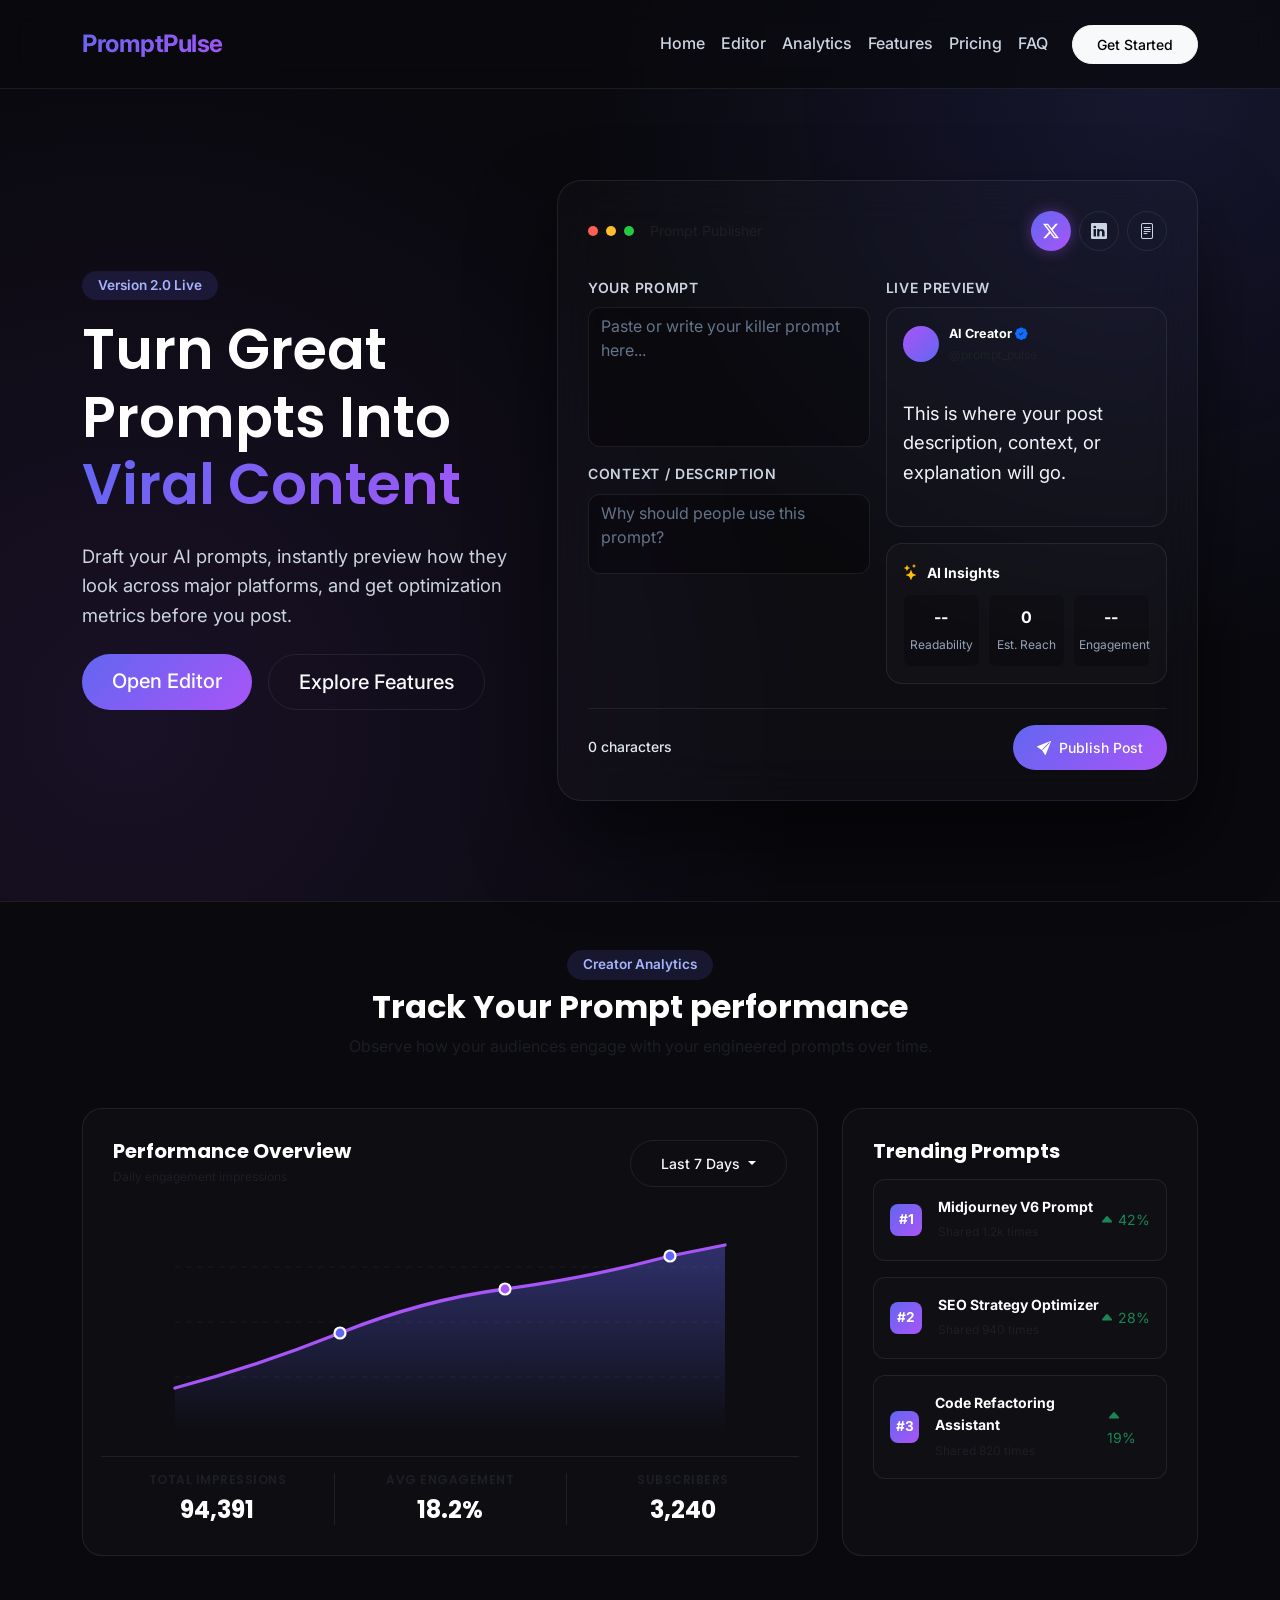
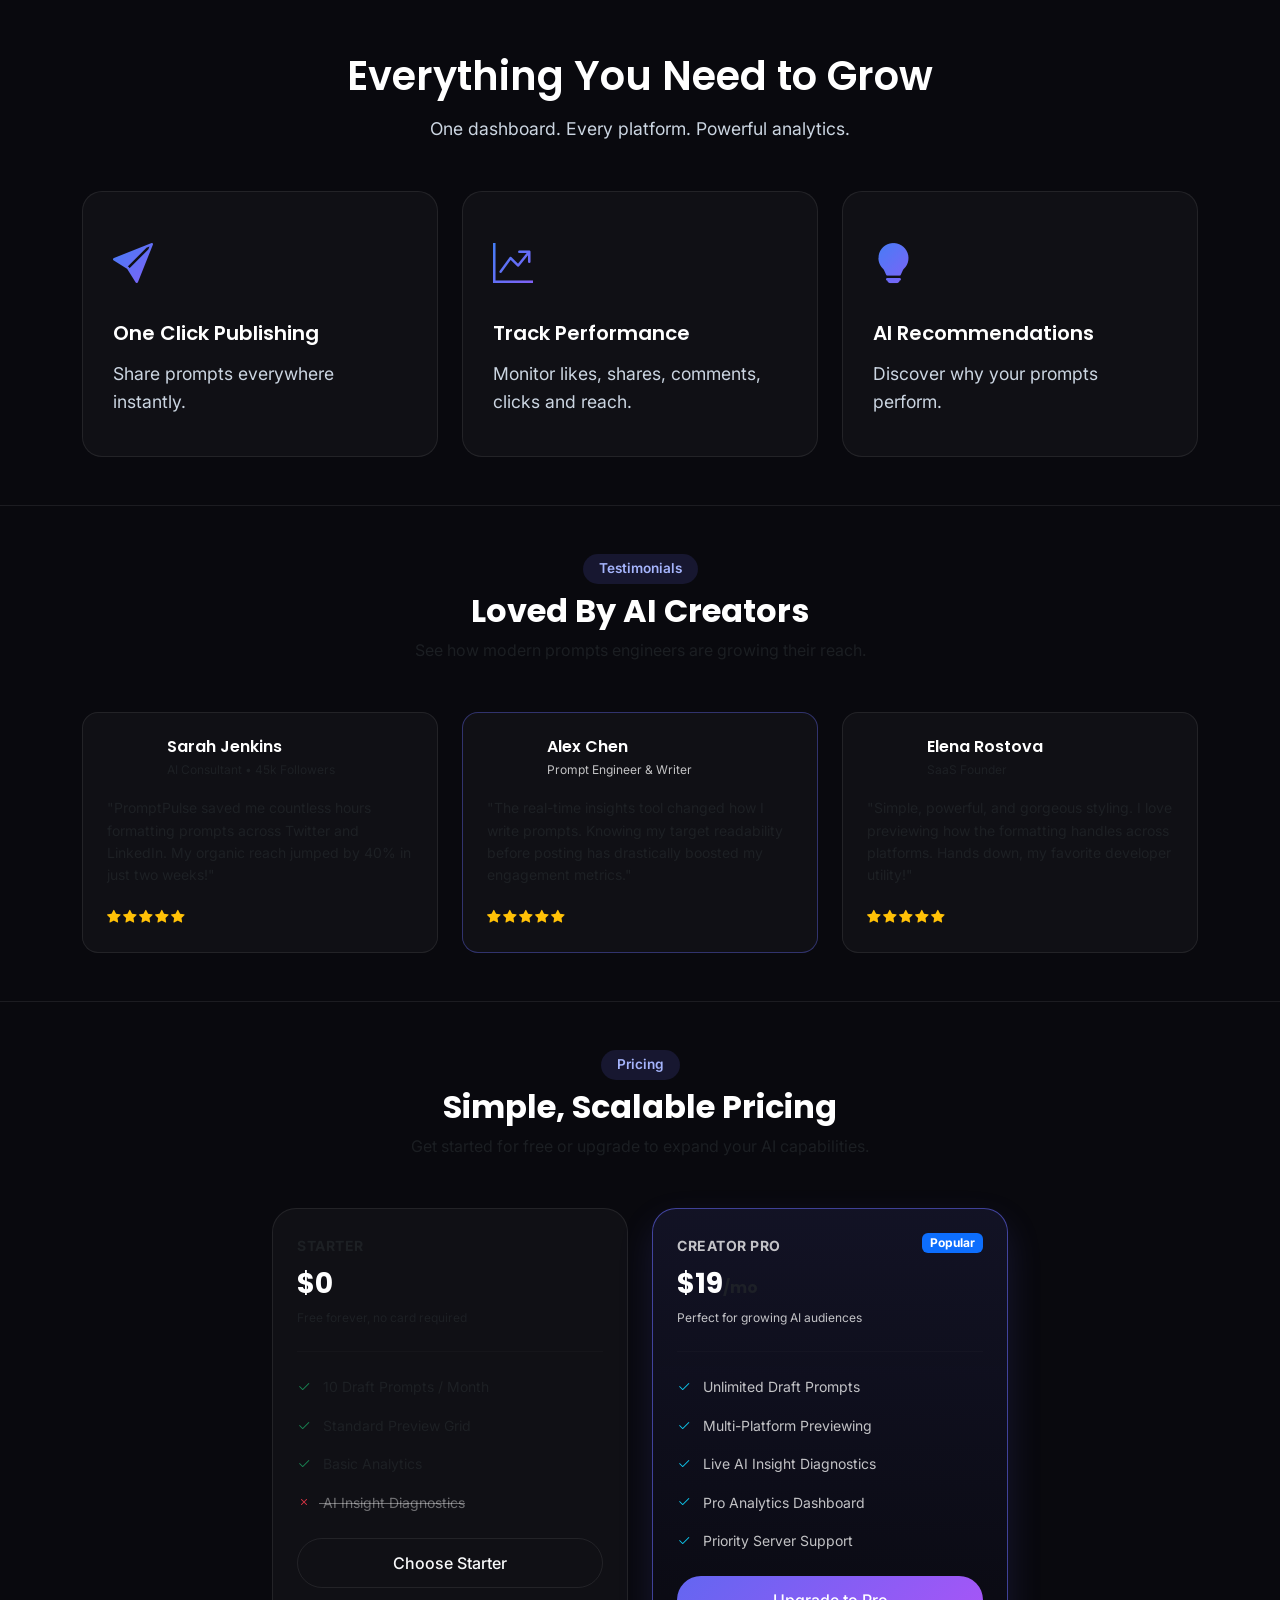
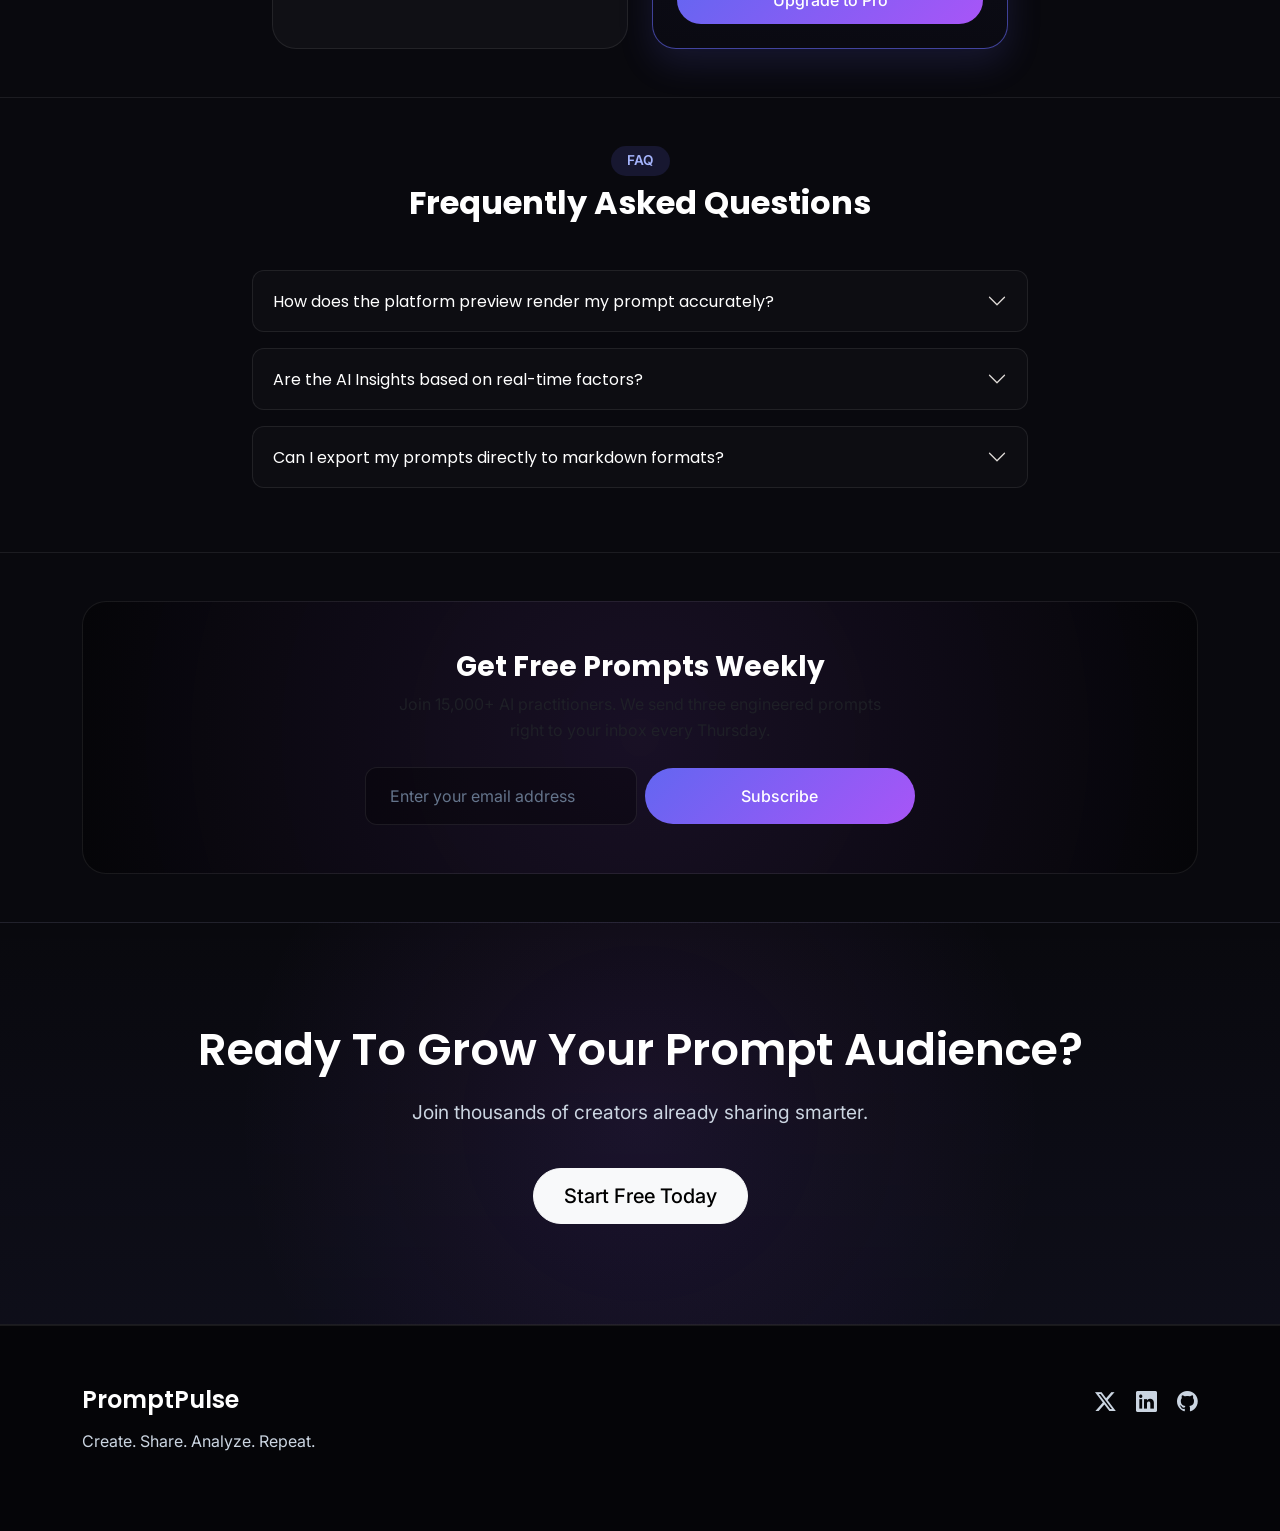
<file: index.html>
<!DOCTYPE html>
<html lang="en">

<head>

    <meta charset="UTF-8">
    <meta
        name="viewport"
        content="width=device-width, initial-scale=1.0">

    <title>PromptPulse</title>

    <!-- Bootstrap -->

    <link
        href="https://cdn.jsdelivr.net/npm/bootstrap@5.3.3/dist/css/bootstrap.min.css"
        rel="stylesheet">

    <!-- Bootstrap Icons -->

    <link
        rel="stylesheet"
        href="https://cdn.jsdelivr.net/npm/bootstrap-icons@1.11.3/font/bootstrap-icons.min.css">

    <!-- Google Fonts -->

    <link
        href="https://fonts.googleapis.com/css2?family=Poppins:wght@300;400;500;600;700&family=Inter:wght@300;400;500;600&display=swap"
        rel="stylesheet">

    <link
        rel="stylesheet"
        href="css/style.css">

</head>

<body>


<!--================ NAVBAR =================-->
<nav class="navbar navbar-expand-lg navbar-dark fixed-top glass-nav">
    <div class="container">
        <a class="navbar-brand fw-bold" href="#">PromptPulse</a>
        <button class="navbar-toggler" type="button" data-bs-toggle="collapse" data-bs-target="#menu">
            <span class="navbar-toggler-icon"></span>
        </button>
        <div class="collapse navbar-collapse" id="menu">
            <ul class="navbar-nav ms-auto align-items-center">
                <li class="nav-item"><a class="nav-link" href="#">Home</a></li>
                <li class="nav-item"><a class="nav-link" href="#workspace">Editor</a></li>
                <li class="nav-item"><a class="nav-link" href="#analytics">Analytics</a></li>
                <li class="nav-item"><a class="nav-link" href="#features">Features</a></li>
                <li class="nav-item"><a class="nav-link" href="#pricing">Pricing</a></li>
                <li class="nav-item"><a class="nav-link" href="#faq">FAQ</a></li>
                <li class="nav-item">
                    <a href="#workspace" class="btn btn-light rounded-pill ms-lg-3 px-4 py-2 mt-2 mt-lg-0 btn-sm">
                        Get Started
                    </a>
                </li>
            </ul>
        </div>
    </div>
</nav>

<!--================ HERO =================-->

<section class="hero">
    <div class="container">
        <div class="row align-items-center">
            <div class="col-lg-5 mb-5 mb-lg-0">
                <span class="badge bg-primary-soft text-primary-light mb-3 px-3 py-2 rounded-pill">Version 2.0 Live</span>
                <h1>Turn Great Prompts Into <span>Viral Content</span></h1>
                <p class="mb-4">
                    Draft your AI prompts, instantly preview how they look across major platforms, and get optimization metrics before you post.
                </p>
                <div class="d-flex gap-3">
                    <a href="#workspace" class="btn btn-primary btn-lg">Open Editor</a>
                    <a href="#features" class="btn btn-outline-light btn-lg">Explore Features</a>
                </div>
            </div>
            
            <div class="col-lg-7" id="workspace">
                <div class="workspace-card">
                    <div class="workspace-header d-flex justify-content-between align-items-center mb-4">
                        <div class="d-flex align-items-center gap-2">
                            <span class="dot red"></span>
                            <span class="dot yellow"></span>
                            <span class="dot green"></span>
                            <span class="ms-2 text-muted small">Prompt Publisher</span>
                        </div>
                        <div class="platform-selector d-flex gap-2" role="group">
                            <button class="btn btn-platform active" data-platform="x">
                                <i class="bi bi-twitter-x"></i>
                            </button>
                            <button class="btn btn-platform" data-platform="linkedin">
                                <i class="bi bi-linkedin"></i>
                            </button>
                            <button class="btn btn-platform" data-platform="medium">
                                <i class="bi bi-file-text"></i>
                            </button>
                        </div>
                    </div>

                    <div class="row g-3">
                        <div class="col-md-6">
                            <label class="form-label text-muted small fw-bold uppercase">Your Prompt</label>
                            <textarea id="promptInput" class="form-control workspace-textarea" placeholder="Paste or write your killer prompt here..."></textarea>
                            
                            <label class="form-label text-muted small fw-bold uppercase mt-3">Context / Description</label>
                            <textarea id="descInput" class="form-control workspace-textarea-sm" placeholder="Why should people use this prompt?"></textarea>
                        </div>

                        <div class="col-md-6 d-flex flex-column justify-content-between">
                            <div>
                                <label class="form-label text-muted small fw-bold uppercase">Live Preview</label>
                                <div class="preview-container p-3 mb-3" id="previewContainer">
                                    </div>
                            </div>

                            <div class="insight-panel p-3">
                                <div class="d-flex align-items-center gap-2 mb-2">
                                    <i class="bi bi-stars text-warning animate-pulse"></i>
                                    <span class="fw-bold small">AI Insights</span>
                                </div>
                                <div class="row g-2 text-center">
                                    <div class="col-4">
                                        <div class="insight-stat">
                                            <span class="d-block fw-bold text-success" id="statReadability">A+</span>
                                            <span class="text-muted extra-small">Readability</span>
                                        </div>
                                    </div>
                                    <div class="col-4">
                                        <div class="insight-stat">
                                            <span class="d-block fw-bold text-info" id="statReach">8.5k</span>
                                            <span class="text-muted extra-small">Est. Reach</span>
                                        </div>
                                    </div>
                                    <div class="col-4">
                                        <div class="insight-stat">
                                            <span class="d-block fw-bold text-warning" id="statEngagement">High</span>
                                            <span class="text-muted extra-small">Engagement</span>
                                        </div>
                                    </div>
                                </div>
                            </div>
                        </div>
                    </div>
                    
                    <div class="workspace-footer d-flex justify-content-between align-items-center mt-4 pt-3 border-top border-glass">
                        <span class="text-muted small" id="charCounter">0 characters</span>
                        <button class="btn btn-primary btn-sm px-4" id="publishBtn">
                            <i class="bi bi-send-fill me-2"></i>Publish Post
                        </button>
                    </div>
                </div>
            </div>
        </div>
    </div>
</section>
<section class="py-5 border-top border-glass" id="analytics">
    <div class="container">
        <div class="text-center mb-5">
            <span class="badge bg-primary-soft text-primary-light mb-2 px-3 py-2 rounded-pill">Creator Analytics</span>
            <h2 class="fw-bold">Track Your Prompt performance</h2>
            <p class="text-muted">Observe how your audiences engage with your engineered prompts over time.</p>
        </div>

        <div class="row g-4">
            <div class="col-lg-8">
                <div class="analytics-card h-100">
                    <div class="d-flex justify-content-between align-items-center mb-4">
                        <div>
                            <h5 class="m-0 fw-bold text-white">Performance Overview</h5>
                            <span class="text-muted extra-small">Daily engagement impressions</span>
                        </div>
                        <div class="dropdown">
                            <button class="btn btn-outline-light btn-sm dropdown-toggle" type="button" data-bs-toggle="dropdown">
                                Last 7 Days
                            </button>
                            <ul class="dropdown-menu dropdown-menu-dark">
                                <li><a class="dropdown-item" href="#">Last 7 Days</a></li>
                                <li><a class="dropdown-item" href="#">Last 30 Days</a></li>
                                <li><a class="dropdown-item" href="#">All Time</a></li>
                            </ul>
                        </div>
                    </div>
                    
                    <div class="chart-container mb-4">
                        <svg viewBox="0 0 500 200" class="w-100 h-100">
                            <defs>
                                <linearGradient id="chartGradient" x1="0" y1="0" x2="0" y2="1">
                                    <stop offset="0%" stop-color="#6366f1" stop-opacity="0.4"/>
                                    <stop offset="100%" stop-color="#6366f1" stop-opacity="0.0"/>
                                </linearGradient>
                            </defs>
                            <line x1="0" y1="50" x2="500" y2="50" stroke="rgba(255,255,255,0.05)" stroke-dasharray="5"/>
                            <line x1="0" y1="100" x2="500" y2="100" stroke="rgba(255,255,255,0.05)" stroke-dasharray="5"/>
                            <line x1="0" y1="150" x2="500" y2="150" stroke="rgba(255,255,255,0.05)" stroke-dasharray="5"/>
                            
                            <path d="M 0 160 Q 75 140, 150 110 T 300 70 T 450 40 L 500 30 L 500 200 L 0 200 Z" fill="url(#chartGradient)"/>
                            <path d="M 0 160 Q 75 140, 150 110 T 300 70 T 450 40 L 500 30" fill="transparent" stroke="#a855f7" stroke-width="3" stroke-linecap="round"/>
                            <circle cx="150" cy="110" r="5" fill="#6366f1" stroke="#ffffff" stroke-width="2"/>
                            <circle cx="300" cy="70" r="5" fill="#a855f7" stroke="#ffffff" stroke-width="2"/>
                            <circle cx="450" cy="40" r="5" fill="#6366f1" stroke="#ffffff" stroke-width="2"/>
                        </svg>
                    </div>

                    <div class="row text-center mt-3 border-top border-glass pt-3">
                        <div class="col-4">
                            <h6 class="text-muted extra-small uppercase">Total Impressions</h6>
                            <h4 class="fw-bold text-white mb-0 counter" data-target="142800">142.8K</h4>
                        </div>
                        <div class="col-4 border-start border-glass">
                            <h6 class="text-muted extra-small uppercase">Avg Engagement</h6>
                            <h4 class="fw-bold text-white mb-0 counter" data-target="84">8.4%</h4>
                        </div>
                        <div class="col-4 border-start border-glass">
                            <h6 class="text-muted extra-small uppercase">Subscribers</h6>
                            <h4 class="fw-bold text-white mb-0 counter" data-target="3240">3,240</h4>
                        </div>
                    </div>
                </div>
            </div>

            <div class="col-lg-4">
                <div class="analytics-card h-100">
                    <h5 class="fw-bold text-white mb-3">Trending Prompts</h5>
                    
                    <div class="trending-list d-flex flex-column gap-3">
                        <div class="trending-item p-3 d-flex justify-content-between align-items-center">
                            <div class="d-flex align-items-center gap-3">
                                <div class="badge-rank">#1</div>
                                <div>
                                    <span class="text-white fw-bold d-block small">Midjourney V6 Prompt</span>
                                    <span class="text-muted extra-small">Shared 1.2k times</span>
                                </div>
                            </div>
                            <span class="text-success small"><i class="bi bi-caret-up-fill"></i> 42%</span>
                        </div>

                        <div class="trending-item p-3 d-flex justify-content-between align-items-center">
                            <div class="d-flex align-items-center gap-3">
                                <div class="badge-rank">#2</div>
                                <div>
                                    <span class="text-white fw-bold d-block small">SEO Strategy Optimizer</span>
                                    <span class="text-muted extra-small">Shared 940 times</span>
                                </div>
                            </div>
                            <span class="text-success small"><i class="bi bi-caret-up-fill"></i> 28%</span>
                        </div>

                        <div class="trending-item p-3 d-flex justify-content-between align-items-center">
                            <div class="d-flex align-items-center gap-3">
                                <div class="badge-rank">#3</div>
                                <div>
                                    <span class="text-white fw-bold d-block small">Code Refactoring Assistant</span>
                                    <span class="text-muted extra-small">Shared 820 times</span>
                                </div>
                            </div>
                            <span class="text-success small"><i class="bi bi-caret-up-fill"></i> 19%</span>
                        </div>
                    </div>
                </div>
            </div>
        </div>
    </div>
</section>
<!--================ FEATURES =================-->

<section
class="py-5"
id="features">

<div class="container">

<div class="text-center mb-5">

<h2>

Everything You Need to Grow

</h2>

<p>

One dashboard.

Every platform.

Powerful analytics.

</p>

</div>

<div class="row g-4">

<div class="col-md-4">

<div class="feature-card">

<i class="bi bi-send-fill"></i>

<h4>

One Click Publishing

</h4>

<p>

Share prompts everywhere instantly.

</p>

</div>

</div>

<div class="col-md-4">

<div class="feature-card">

<i class="bi bi-graph-up-arrow"></i>

<h4>

Track Performance

</h4>

<p>

Monitor likes,
shares,
comments,
clicks and reach.

</p>

</div>

</div>

<div class="col-md-4">

<div class="feature-card">

<i class="bi bi-lightbulb-fill"></i>

<h4>

AI Recommendations

</h4>

<p>

Discover why your prompts perform.

</p>

</div>

</div>

</div>

</div>

</section>


<!--================ TESTIMONIALS =================-->
<section class="py-5 border-top border-glass" id="testimonials">
    <div class="container">
        <div class="text-center mb-5">
            <span class="badge bg-primary-soft text-primary-light mb-2 px-3 py-2 rounded-pill">Testimonials</span>
            <h2 class="fw-bold">Loved By AI Creators</h2>
            <p class="text-muted">See how modern prompts engineers are growing their reach.</p>
        </div>

        <div class="row g-4">
            <div class="col-md-4">
                <div class="testimonial-card p-4">
                    <div class="d-flex align-items-center gap-3 mb-3">
                        <div class="testimonial-avatar" style="background-image: url('https://images.unsplash.com/photo-1534528741775-53994a69daeb?auto=format&fit=crop&w=100&q=80')"></div>
                        <div>
                            <h6 class="text-white mb-0">Sarah Jenkins</h6>
                            <span class="text-muted extra-small">AI Consultant • 45k Followers</span>
                        </div>
                    </div>
                    <p class="text-muted small mb-0">"PromptPulse saved me countless hours formatting prompts across Twitter and LinkedIn. My organic reach jumped by 40% in just two weeks!"</p>
                    <div class="stars mt-3 text-warning">
                        <i class="bi bi-star-fill"></i><i class="bi bi-star-fill"></i><i class="bi bi-star-fill"></i><i class="bi bi-star-fill"></i><i class="bi bi-star-fill"></i>
                    </div>
                </div>
            </div>

            <div class="col-md-4">
                <div class="testimonial-card p-4 highlit-border">
                    <div class="d-flex align-items-center gap-3 mb-3">
                        <div class="testimonial-avatar" style="background-image: url('https://images.unsplash.com/photo-1507003211169-0a1dd7228f2d?auto=format&fit=crop&w=100&q=80')"></div>
                        <div>
                            <h6 class="text-white mb-0">Alex Chen</h6>
                            <span class="text-white-50 extra-small">Prompt Engineer & Writer</span>
                        </div>
                    </div>
                    <p class="text-muted small mb-0">"The real-time insights tool changed how I write prompts. Knowing my target readability before posting has drastically boosted my engagement metrics."</p>
                    <div class="stars mt-3 text-warning">
                        <i class="bi bi-star-fill"></i><i class="bi bi-star-fill"></i><i class="bi bi-star-fill"></i><i class="bi bi-star-fill"></i><i class="bi bi-star-fill"></i>
                    </div>
                </div>
            </div>

            <div class="col-md-4">
                <div class="testimonial-card p-4">
                    <div class="d-flex align-items-center gap-3 mb-3">
                        <div class="testimonial-avatar" style="background-image: url('https://images.unsplash.com/photo-1494790108377-be9c29b29330?auto=format&fit=crop&w=100&q=80')"></div>
                        <div>
                            <h6 class="text-white mb-0">Elena Rostova</h6>
                            <span class="text-muted extra-small">SaaS Founder</span>
                        </div>
                    </div>
                    <p class="text-muted small mb-0">"Simple, powerful, and gorgeous styling. I love previewing how the formatting handles across platforms. Hands down, my favorite developer utility!"</p>
                    <div class="stars mt-3 text-warning">
                        <i class="bi bi-star-fill"></i><i class="bi bi-star-fill"></i><i class="bi bi-star-fill"></i><i class="bi bi-star-fill"></i><i class="bi bi-star-fill"></i>
                    </div>
                </div>
            </div>
        </div>
    </div>
</section>

<!--================ PRICING =================-->
<section class="py-5 border-top border-glass" id="pricing">
    <div class="container">
        <div class="text-center mb-5">
            <span class="badge bg-primary-soft text-primary-light mb-2 px-3 py-2 rounded-pill">Pricing</span>
            <h2 class="fw-bold">Simple, Scalable Pricing</h2>
            <p class="text-muted">Get started for free or upgrade to expand your AI capabilities.</p>
        </div>

        <div class="row g-4 justify-content-center">
            <!-- Free Plan -->
            <div class="col-lg-4 col-md-6">
                <div class="pricing-card p-4">
                    <span class="text-muted uppercase small fw-bold">Starter</span>
                    <h3 class="fw-bold text-white mt-2">$0</h3>
                    <p class="text-muted extra-small mb-4">Free forever, no card required</p>
                    <hr class="border-glass mb-4">
                    <ul class="list-unstyled d-flex flex-column gap-3 text-muted small mb-4">
                        <li><i class="bi bi-check2 text-success me-2"></i> 10 Draft Prompts / Month</li>
                        <li><i class="bi bi-check2 text-success me-2"></i> Standard Preview Grid</li>
                        <li><i class="bi bi-check2 text-success me-2"></i> Basic Analytics</li>
                        <li class="text-decoration-line-through text-muted-soft"><i class="bi bi-x text-danger me-2"></i> AI Insight Diagnostics</li>
                    </ul>
                    <button class="btn btn-outline-light w-100 rounded-pill">Choose Starter</button>
                </div>
            </div>

            <!-- Pro Plan (Featured) -->
            <div class="col-lg-4 col-md-6">
                <div class="pricing-card p-4 featured">
                    <div class="badge bg-primary float-end">Popular</div>
                    <span class="text-white-50 uppercase small fw-bold">Creator Pro</span>
                    <h3 class="fw-bold text-white mt-2">$19<span class="text-muted fs-6">/mo</span></h3>
                    <p class="text-white-50 extra-small mb-4">Perfect for growing AI audiences</p>
                    <hr class="border-glass mb-4">
                    <ul class="list-unstyled d-flex flex-column gap-3 text-white-50 small mb-4">
                        <li><i class="bi bi-check2 text-info me-2"></i> Unlimited Draft Prompts</li>
                        <li><i class="bi bi-check2 text-info me-2"></i> Multi-Platform Previewing</li>
                        <li><i class="bi bi-check2 text-info me-2"></i> Live AI Insight Diagnostics</li>
                        <li><i class="bi bi-check2 text-info me-2"></i> Pro Analytics Dashboard</li>
                        <li><i class="bi bi-check2 text-info me-2"></i> Priority Server Support</li>
                    </ul>
                    <button class="btn btn-primary w-100 rounded-pill">Upgrade to Pro</button>
                </div>
            </div>
        </div>
    </div>
</section>

<!--================ FAQ =================-->
<section class="py-5 border-top border-glass" id="faq">
    <div class="container" style="max-width: 800px;">
        <div class="text-center mb-5">
            <span class="badge bg-primary-soft text-primary-light mb-2 px-3 py-2 rounded-pill">FAQ</span>
            <h2 class="fw-bold">Frequently Asked Questions</h2>
        </div>

        <div class="accordion accordion-dark" id="faqAccordion">
            <div class="accordion-item glass-accordion mb-3">
                <h2 class="accordion-header" id="headingOne">
                    <button class="accordion-button collapsed" type="button" data-bs-toggle="collapse" data-bs-target="#collapseOne">
                        How does the platform preview render my prompt accurately?
                    </button>
                </h2>
                <div id="collapseOne" class="accordion-collapse collapse" data-bs-parent="#faqAccordion">
                    <div class="accordion-body text-muted small">
                        Our dynamic templates use CSS layouts matching the specific container restrictions, typographic weights, and styles of X (Twitter), LinkedIn, and Medium. We update these templates periodically to mirror platform changes instantly.
                    </div>
                </div>
            </div>

            <div class="accordion-item glass-accordion mb-3">
                <h2 class="accordion-header" id="headingTwo">
                    <button class="accordion-button collapsed" type="button" data-bs-toggle="collapse" data-bs-target="#collapseTwo">
                        Are the AI Insights based on real-time factors?
                    </button>
                </h2>
                <div id="collapseTwo" class="accordion-collapse collapse" data-bs-parent="#faqAccordion">
                    <div class="accordion-body text-muted small">
                        Yes! Our model analyzes content structures, complexity metrics, action-word weights, and visual layout spaces to calculate synthetic reach projections, readability levels, and prospective click interactions.
                    </div>
                </div>
            </div>

            <div class="accordion-item glass-accordion mb-3">
                <h2 class="accordion-header" id="headingThree">
                    <button class="accordion-button collapsed" type="button" data-bs-toggle="collapse" data-bs-target="#collapseThree">
                        Can I export my prompts directly to markdown formats?
                    </button>
                </h2>
                <div id="collapseThree" class="accordion-collapse collapse" data-bs-parent="#faqAccordion">
                    <div class="accordion-body text-muted small">
                        Absolutely. With a Creator Pro tier, you can download all prompt entries formatted perfectly in raw Markdown (`.md`) or paste them securely with your formatting preserved perfectly.
                    </div>
                </div>
            </div>
        </div>
    </div>
</section>

<!--================ NEWSLETTER =================-->
<section class="py-5 border-top border-glass" id="newsletter">
    <div class="container">
        <div class="newsletter-box text-center p-5">
            <h3 class="fw-bold text-white mb-2">Get Free Prompts Weekly</h3>
            <p class="text-muted mb-4" style="max-width: 500px; margin: 0 auto;">Join 15,000+ AI practitioners. We send three engineered prompts right to your inbox every Thursday.</p>
            <form id="newsletterForm" class="d-flex flex-column flex-sm-row gap-2 justify-content-center align-items-center mt-3" style="max-width: 550px; margin: 0 auto;">
                <input type="email" id="newsEmail" class="form-control workspace-textarea-sm h-auto py-3 px-4 mb-2 mb-sm-0" placeholder="Enter your email address" required>
                <button type="submit" class="btn btn-primary py-3 px-4 w-100 w-sm-auto rounded-pill" style="min-width: 140px;">
                    Subscribe
                </button>
            </form>
        </div>
    </div>
</section>
<!--================ CTA =================-->

<section class="cta">

<div class="container text-center">

<h2>

Ready To Grow Your Prompt Audience?

</h2>

<p>

Join thousands of creators already sharing smarter.

</p>

<a class="btn btn-light btn-lg">

Start Free Today

</a>

</div>

</section>



<!--================ FOOTER =================-->

<footer>

<div class="container">

<div class="row">

<div class="col-md-6">

<h3>PromptPulse</h3>

<p>

Create.

Share.

Analyze.

Repeat.

</p>

</div>

<div class="col-md-6 text-md-end">

<i class="bi bi-twitter-x"></i>

<i class="bi bi-linkedin ms-3"></i>

<i class="bi bi-github ms-3"></i>

</div>

</div>

</div>

</footer>



<script src="https://cdn.jsdelivr.net/npm/bootstrap@5.3.3/dist/js/bootstrap.bundle.min.js"></script>

<script src="js/script.js"></script>

</body>
</html>
</file>
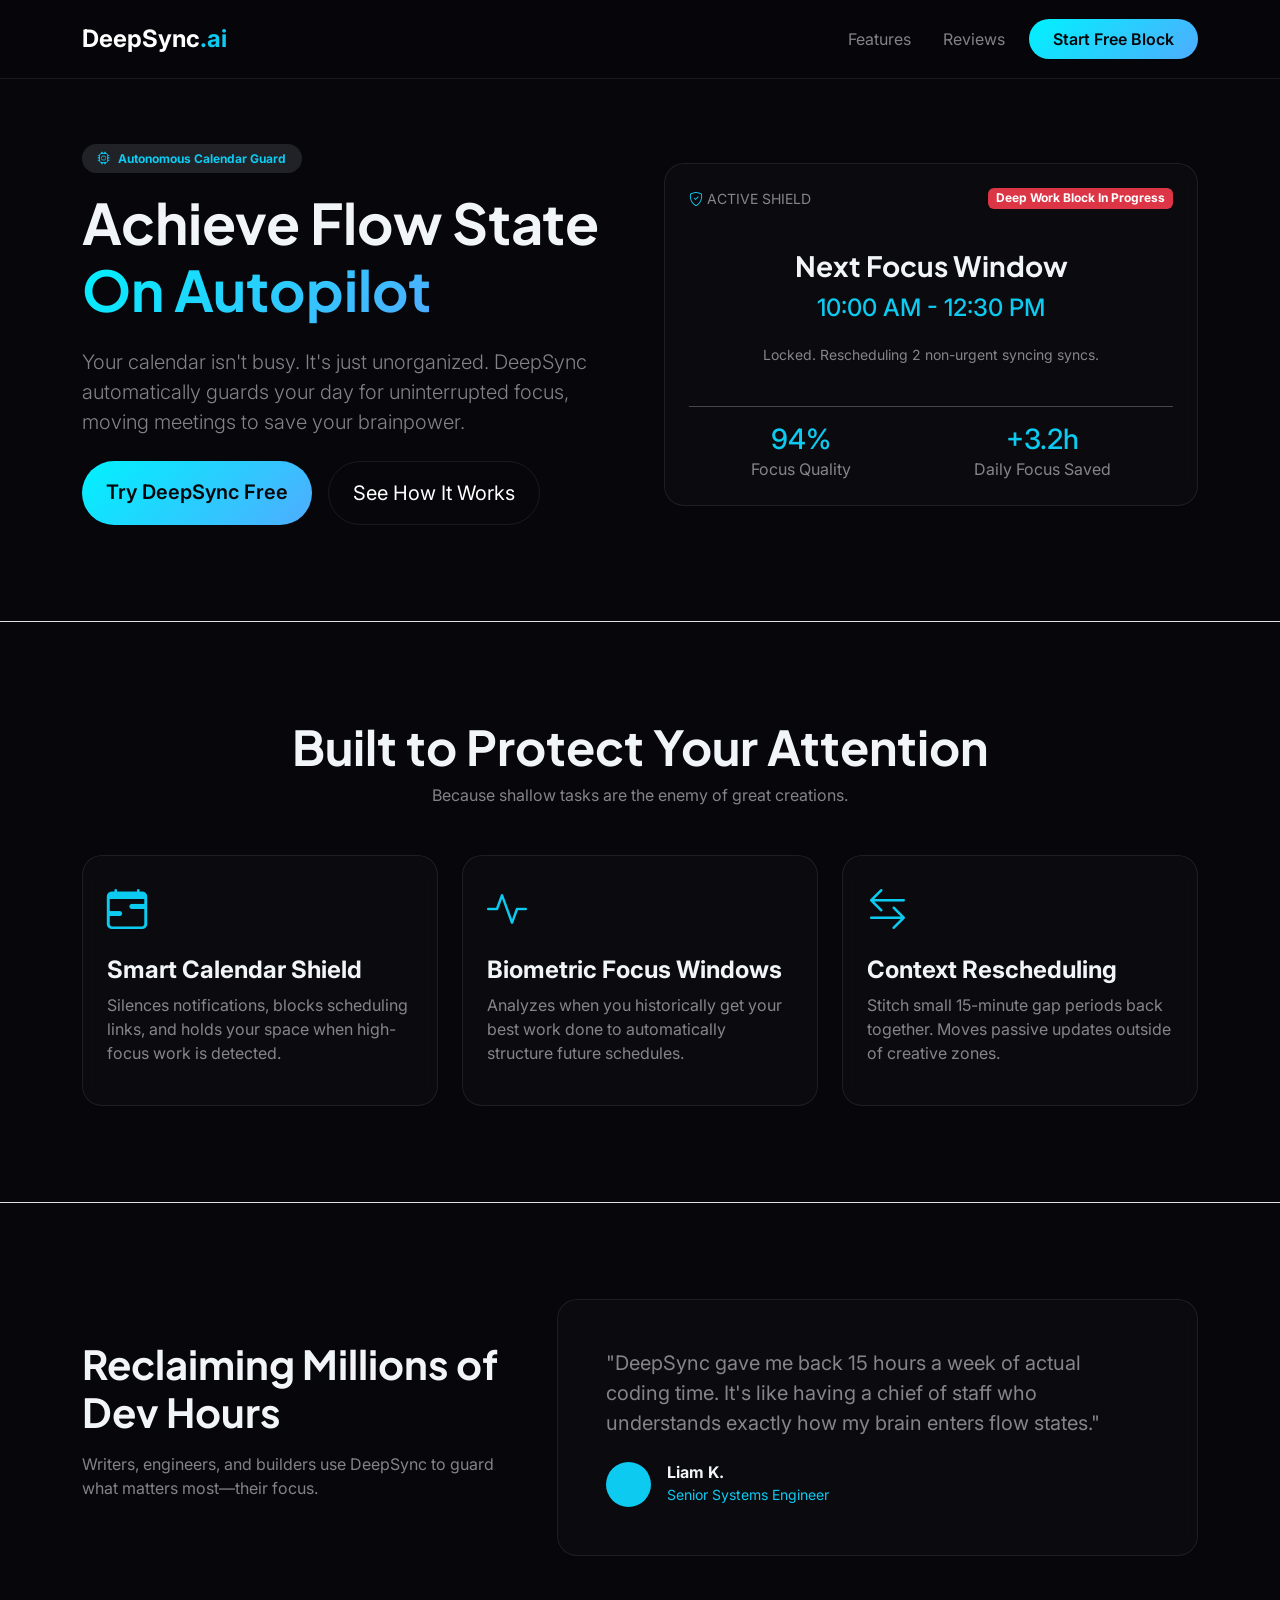
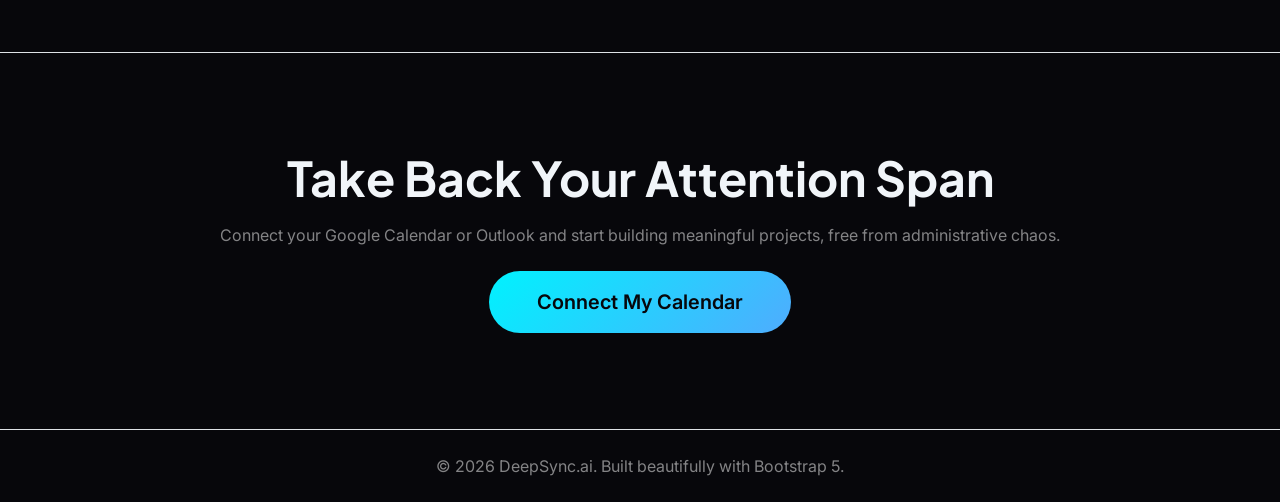
<file: deepsync.html>
<!DOCTYPE html>
<html lang="en">
<head>
    <meta charset="UTF-8">
    <meta name="viewport" content="width=device-width, initial-scale=1.0">
    <title>DeepSync AI - Protect Your Focus</title>
    <link href="https://cdn.jsdelivr.net/npm/bootstrap@5.3.3/dist/css/bootstrap.min.css" rel="stylesheet">
    <link rel="stylesheet" href="https://cdn.jsdelivr.net/npm/bootstrap-icons@1.11.3/font/bootstrap-icons.min.css">
    <link href="https://fonts.googleapis.com/css2?family=Plus+Jakarta+Sans:wght@400;500;700&family=Inter:wght@400;500&display=swap" rel="stylesheet">
    
    <style>
        :root {
            --bg-dark: #07070b;
            --accent-cyan: #00f2fe;
            --accent-violet: #4facfe;
            --glass-card: rgba(255, 255, 255, 0.02);
            --border-glass: rgba(255, 255, 255, 0.08);
        }
        body {
            background-color: var(--bg-dark);
            color: #f1f5f9;
            font-family: 'Inter', sans-serif;
            overflow-x: hidden;
        }
        h1, h2, h3 {
            font-family: 'Plus Jakarta Sans', sans-serif;
            font-weight: 700;
        }
        /* Custom Gradient Text */
        .gradient-text {
            background: linear-gradient(135deg, var(--accent-cyan) 0%, var(--accent-violet) 100%);
            -webkit-background-clip: text;
            -webkit-text-fill-color: transparent;
        }
        /* Glassmorphism */
        .glass-card {
            background: var(--glass-card);
            border: 1px solid var(--border-glass);
            border-radius: 20px;
            backdrop-filter: blur(10px);
            transition: all 0.3s cubic-bezier(0.4, 0, 0.2, 1);
        }
        .glass-card:hover {
            transform: translateY(-5px);
            border-color: rgba(0, 242, 254, 0.3);
            box-shadow: 0 15px 30px rgba(0, 242, 254, 0.05);
        }
        /* Header & Buttons */
        .navbar {
            background: rgba(7, 7, 11, 0.8) !important;
            backdrop-filter: blur(10px);
            border-bottom: 1px solid var(--border-glass);
        }
        .btn-cyan {
            background: linear-gradient(135deg, var(--accent-cyan) 0%, var(--accent-violet) 100%);
            color: #07070b;
            font-weight: 600;
            border: none;
            border-radius: 50px;
            transition: transform 0.2s;
        }
        .btn-cyan:hover {
            transform: scale(1.05);
            color: #07070b;
            box-shadow: 0 0 20px rgba(0, 242, 254, 0.4);
        }
        .btn-outline-glass {
            border: 1px solid var(--border-glass);
            color: #ffffff;
            border-radius: 50px;
            transition: all 0.3s;
        }
        .btn-outline-glass:hover {
            background: rgba(255, 255, 255, 0.05);
            border-color: #ffffff;
        }
    </style>
</head>
<body>

    <nav class="navbar navbar-expand-lg navbar-dark fixed-top py-3">
        <div class="container">
            <a class="navbar-brand fw-bold fs-4" href="#">DeepSync<span class="text-info">.ai</span></a>
            <button class="navbar-toggler" type="button" data-bs-toggle="collapse" data-bs-target="#navbarNav">
                <span class="navbar-toggler-icon"></span>
            </button>
            <div class="collapse navbar-collapse" id="navbarNav">
                <ul class="navbar-nav ms-auto align-items-center gap-3">
                    <li class="nav-item"><a class="nav-link text-white-50" href="#features">Features</a></li>
                    <li class="nav-item"><a class="nav-link text-white-50" href="#testimonials">Reviews</a></li>
                    <li class="nav-item"><a class="btn btn-cyan px-4 py-2" href="#cta">Start Free Block</a></li>
                </ul>
            </div>
        </div>
    </nav>

    <section class="py-5 mt-5">
        <div class="container py-5">
            <div class="row align-items-center g-5">
                <div class="col-lg-6">
                    <span class="badge bg-secondary bg-opacity-25 text-info mb-3 px-3 py-2 rounded-pill"><i class="bi bi-cpu me-2"></i>Autonomous Calendar Guard</span>
                    <h1 class="display-4 fw-bold mb-4">Achieve Flow State <span class="gradient-text">On Autopilot</span></h1>
                    <p class="lead text-white-50 mb-4">Your calendar isn't busy. It's just unorganized. DeepSync automatically guards your day for uninterrupted focus, moving meetings to save your brainpower.</p>
                    <div class="d-flex gap-3">
                        <a href="#cta" class="btn btn-cyan btn-lg px-4 py-3">Try DeepSync Free</a>
                        <a href="#features" class="btn btn-outline-glass btn-lg px-4 py-3">See How It Works</a>
                    </div>
                </div>
                <div class="col-lg-6">
                    <div class="glass-card p-4 text-center">
                        <div class="d-flex justify-content-between align-items-center mb-3">
                            <span class="text-white-50 small"><i class="bi bi-shield-check text-info"></i> ACTIVE SHIELD</span>
                            <span class="badge bg-danger animate-pulse">Deep Work Block In Progress</span>
                        </div>
                        <div class="py-4">
                            <h3 class="fw-bold">Next Focus Window</h3>
                            <p class="text-info fs-4 fw-medium">10:00 AM - 12:30 PM</p>
                            <span class="text-white-50 small">Locked. Rescheduling 2 non-urgent syncing syncs.</span>
                        </div>
                        <hr class="border-glass">
                        <div class="d-flex justify-content-around text-center">
                            <div>
                                <div class="text-info h3 mb-0">94%</div>
                                <span class="text-white-50 extra-small">Focus Quality</span>
                            </div>
                            <div>
                                <div class="text-info h3 mb-0">+3.2h</div>
                                <span class="text-white-50 extra-small">Daily Focus Saved</span>
                            </div>
                        </div>
                    </div>
                </div>
            </div>
        </div>
    </section>

    <section id="features" class="py-5 border-top border-glass">
        <div class="container py-5">
            <div class="text-center mb-5">
                <h2 class="display-5 fw-bold">Built to Protect Your Attention</h2>
                <p class="text-white-50">Because shallow tasks are the enemy of great creations.</p>
            </div>
            <div class="row g-4">
                <div class="col-md-4">
                    <div class="glass-card p-4 h-100">
                        <i class="bi bi-calendar-range text-info fs-1 mb-3 d-block"></i>
                        <h4 class="fw-bold">Smart Calendar Shield</h4>
                        <p class="text-white-50">Silences notifications, blocks scheduling links, and holds your space when high-focus work is detected.</p>
                    </div>
                </div>
                <div class="col-md-4">
                    <div class="glass-card p-4 h-100">
                        <i class="bi bi-activity text-info fs-1 mb-3 d-block"></i>
                        <h4 class="fw-bold">Biometric Focus Windows</h4>
                        <p class="text-white-50">Analyzes when you historically get your best work done to automatically structure future schedules.</p>
                    </div>
                </div>
                <div class="col-md-4">
                    <div class="glass-card p-4 h-100">
                        <i class="bi bi-arrow-left-right text-info fs-1 mb-3 d-block"></i>
                        <h4 class="fw-bold">Context Rescheduling</h4>
                        <p class="text-white-50">Stitch small 15-minute gap periods back together. Moves passive updates outside of creative zones.</p>
                    </div>
                </div>
            </div>
        </div>
    </section>

    <section id="testimonials" class="py-5 border-top border-glass">
        <div class="container py-5">
            <div class="row g-4 align-items-center">
                <div class="col-lg-5">
                    <h2 class="display-6 fw-bold mb-3">Reclaiming Millions of Dev Hours</h2>
                    <p class="text-white-50">Writers, engineers, and builders use DeepSync to guard what matters most—their focus.</p>
                </div>
                <div class="col-lg-7">
                    <div class="glass-card p-5">
                        <p class="fs-5 italic text-white-50">"DeepSync gave me back 15 hours a week of actual coding time. It's like having a chief of staff who understands exactly how my brain enters flow states."</p>
                        <div class="d-flex align-items-center gap-3 mt-4">
                            <div class="rounded-circle bg-info" style="width: 45px; height: 45px;"></div>
                            <div>
                                <h6 class="mb-0 fw-bold">Liam K.</h6>
                                <span class="text-info small">Senior Systems Engineer</span>
                            </div>
                        </div>
                    </div>
                </div>
            </div>
        </div>
    </section>

    <section id="cta" class="py-5 border-top border-glass text-center">
        <div class="container py-5">
            <h2 class="display-5 fw-bold mb-3">Take Back Your Attention Span</h2>
            <p class="text-white-50 mb-4 max-width: 600px; margin: 0 auto;">Connect your Google Calendar or Outlook and start building meaningful projects, free from administrative chaos.</p>
            <button class="btn btn-cyan btn-lg px-5 py-3">Connect My Calendar</button>
        </div>
    </section>

    <footer class="py-4 border-top border-glass text-center text-white-50">
        <div class="container">
            <p class="mb-0">&copy; 2026 DeepSync.ai. Built beautifully with Bootstrap 5.</p>
        </div>
    </footer>

    <script src="https://cdn.jsdelivr.net/npm/bootstrap@5.3.3/dist/js/bootstrap.bundle.min.js"></script>
</body>
</html>
</file>
<file: css/style.css>
/* ==========================================================================
   1. VARIABLES & RESET
   ========================================================================== */
:root {
    --bg-dark: #09090e;
    --bg-card: rgba(255, 255, 255, 0.03);
    --border-glass: rgba(255, 255, 255, 0.08);
    --text-primary: #ffffff;
    --text-muted: #cbd5e1;
    --primary-gradient: linear-gradient(135deg, #6366f1 0%, #a855f7 100%);
    --secondary-gradient: linear-gradient(135deg, #3b82f6 0%, #8b5cf6 100%);
    --font-heading: 'Poppins', sans-serif;
    --font-body: 'Inter', sans-serif;
    --transition-smooth: all 0.3s cubic-bezier(0.4, 0, 0.2, 1);
}

* {
    margin: 0;
    padding: 0;
    box-sizing: border-box;
}

body {
    background-color: var(--bg-dark);
    color: var(--text-primary);
    font-family: var(--font-body);
    overflow-x: hidden;
    line-height: 1.6;
}

h1, h2, h3, h4, h5, h6 {
    font-family: var(--font-heading);
    font-weight: 600;
}

/* ==========================================================================
   2. GLASSMORPHISM & UTILITIES
   ========================================================================== */
.glass-nav {
    background: rgba(9, 9, 14, 0.7);
    backdrop-filter: blur(12px);
    -webkit-backdrop-filter: blur(12px);
    border-bottom: 1px solid var(--border-glass);
    transition: var(--transition-smooth);
}

.glass-nav.scrolled {
    background: rgba(9, 9, 14, 0.95);
    box-shadow: 0 10px 30px rgba(0, 0, 0, 0.3);
}

/* ==========================================================================
   3. NAVIGATION
   ========================================================================== */
.navbar {
    padding: 20px 0;
}

.navbar-brand {
    font-size: 1.5rem;
    letter-spacing: -0.5px;
    background: var(--primary-gradient);
    -webkit-background-clip: text;
    -webkit-text-fill-color: transparent;
}

.nav-link {
    color: var(--text-muted) !important;
    font-weight: 500;
    transition: var(--transition-smooth);
}

.nav-link:hover {
    color: var(--text-primary) !important;
}

/* ==========================================================================
   4. HERO SECTION
   ========================================================================== */
.hero {
    position: relative;
    padding: 180px 0 100px;
    background: radial-gradient(circle at 90% 10%, rgba(99, 102, 241, 0.15) 0%, transparent 40%),
                radial-gradient(circle at 10% 80%, rgba(168, 85, 247, 0.1) 0%, transparent 50%);
}

.hero h1 {
    font-size: 3.5rem;
    line-height: 1.2;
    margin-bottom: 1.5rem;
}

.hero h1 span {
    display: block;
    background: var(--primary-gradient);
    -webkit-background-clip: text;
    -webkit-text-fill-color: transparent;
}

.hero p {
    font-size: 1.15rem;
    color: var(--text-muted);
    max-width: 540px;
}

/* Hero Cards Visualization */
.hero-card {
    position: relative;
    height: 400px;
    background: var(--bg-card);
    border: 1px solid var(--border-glass);
    border-radius: 24px;
    backdrop-filter: blur(20px);
    display: flex;
    flex-direction: column;
    justify-content: space-around;
    padding: 40px;
    box-shadow: 0 30px 60px rgba(0, 0, 0, 0.4);
}

.mini-card {
    display: flex;
    align-items: center;
    background: rgba(255, 255, 255, 0.02);
    border: 1px solid var(--border-glass);
    padding: 20px;
    border-radius: 16px;
    transition: var(--transition-smooth);
}

.mini-card:hover {
    transform: translateY(-5px);
    background: rgba(255, 255, 255, 0.05);
    border-color: rgba(99, 102, 241, 0.3);
}

.mini-card i {
    font-size: 2rem;
    background: var(--primary-gradient);
    -webkit-background-clip: text;
    -webkit-text-fill-color: transparent;
    margin-right: 20px;
}

.mini-card h4 {
    margin: 0;
    font-size: 1.5rem;
}

.mini-card p {
    margin: 0;
    color: var(--text-muted);
    font-size: 0.9rem;
}

/* ==========================================================================
   5. FEATURES SECTION
   ========================================================================== */
#features h2 {
    font-size: 2.5rem;
    margin-bottom: 15px;
}

#features p {
    color: var(--text-muted);
    font-size: 1.1rem;
}

.feature-card {
    background: var(--bg-card);
    border: 1px solid var(--border-glass);
    padding: 40px 30px;
    border-radius: 20px;
    transition: var(--transition-smooth);
    height: 100%;
}

.feature-card:hover {
    transform: translateY(-10px);
    background: rgba(255, 255, 255, 0.05);
    border-color: rgba(168, 85, 247, 0.3);
    box-shadow: 0 20px 40px rgba(0, 0, 0, 0.3);
}

.feature-card i {
    font-size: 2.5rem;
    background: var(--secondary-gradient);
    -webkit-background-clip: text;
    -webkit-text-fill-color: transparent;
    display: inline-block;
    margin-bottom: 25px;
}

.feature-card h4 {
    margin-bottom: 15px;
    font-size: 1.25rem;
}

.feature-card p {
    color: var(--text-muted) !important;
    font-size: 0.95rem;
    margin: 0;
}

/* ==========================================================================
   6. CTA SECTION
   ========================================================================== */
.cta {
    padding: 100px 0;
    background: linear-gradient(180deg, transparent, rgba(99, 102, 241, 0.05)),
                radial-gradient(circle at center, rgba(168, 85, 247, 0.1) 0%, transparent 60%);
    border-top: 1px solid var(--border-glass);
    border-bottom: 1px solid var(--border-glass);
}

.cta h2 {
    font-size: 2.8rem;
    margin-bottom: 20px;
}

.cta p {
    color: var(--text-muted);
    font-size: 1.2rem;
    margin-bottom: 40px;
}

/* ==========================================================================
   7. FOOTER
   ========================================================================== */
footer {
    padding: 60px 0;
    background: #050508;
    border-top: 1px solid var(--border-glass);
    color: var(--text-muted);
}

footer h3 {
    color: var(--text-primary);
    font-size: 1.5rem;
    margin-bottom: 15px;
}

footer i {
    font-size: 1.3rem;
    cursor: pointer;
    transition: var(--transition-smooth);
}

footer i:hover {
    color: var(--text-primary);
}

/* ==========================================================================
   8. BUTTONS
   ========================================================================== */
.btn-primary {
    background: var(--primary-gradient);
    border: none;
    padding: 12px 30px;
    font-weight: 500;
    border-radius: 50px;
    transition: var(--transition-smooth);
}

.btn-primary:hover {
    transform: scale(1.05);
    box-shadow: 0 10px 20px rgba(99, 102, 241, 0.3);
}

.btn-outline-light {
    border: 1px solid var(--border-glass);
    background: transparent;
    padding: 12px 30px;
    font-weight: 500;
    border-radius: 50px;
    transition: var(--transition-smooth);
}

.btn-outline-light:hover {
    background: rgba(255, 255, 255, 0.05);
    border-color: var(--text-primary);
    transform: scale(1.05);
}

.btn-light {
    padding: 12px 30px;
    font-weight: 500;
    border-radius: 50px;
    transition: var(--transition-smooth);
}

.btn-light:hover {
    transform: scale(1.05);
    box-shadow: 0 10px 20px rgba(255, 255, 255, 0.1);
}
/* ==========================================================================
   9. PHASE 2: WORKSPACE & PREVIEW CSS
   ========================================================================== */
.bg-primary-soft {
    background-color: rgba(99, 102, 241, 0.15);
}
.text-primary-light {
    color: #a5b4fc;
    font-size: 0.85rem;
    font-weight: 600;
}

.workspace-card {
    background: rgba(255, 255, 255, 0.02);
    border: 1px solid var(--border-glass);
    border-radius: 24px;
    backdrop-filter: blur(25px);
    -webkit-backdrop-filter: blur(25px);
    padding: 30px;
    box-shadow: 0 40px 80px rgba(0, 0, 0, 0.5);
}

.dot {
    width: 10px;
    height: 10px;
    border-radius: 50%;
    display: inline-block;
}
.dot.red { background: #ff5f56; }
.dot.yellow { background: #ffbd2e; }
.dot.green { background: #27c93f; }

/* Platform Selectors */
.btn-platform {
    background: transparent;
    border: 1px solid var(--border-glass);
    color: var(--text-muted);
    width: 40px;
    height: 40px;
    display: flex;
    align-items: center;
    justify-content: center;
    border-radius: 50% !important;
    transition: var(--transition-smooth);
}

.btn-platform:hover, .btn-platform.active {
    background: var(--primary-gradient);
    color: var(--text-primary);
    border-color: transparent;
    box-shadow: 0 0 15px rgba(168, 85, 247, 0.4);
}

/* Textareas */
.workspace-textarea, .workspace-textarea-sm {
    background: rgba(0, 0, 0, 0.3) !important;
    border: 1px solid var(--border-glass) !important;
    color: var(--text-primary) !important;
    border-radius: 12px;
    resize: none;
    font-size: 0.95rem;
    transition: var(--transition-smooth);
}

.workspace-textarea {
    height: 140px;
}

.workspace-textarea-sm {
    height: 80px;
}

.workspace-textarea:focus, .workspace-textarea-sm:focus {
    border-color: #6366f1 !important;
    box-shadow: 0 0 10px rgba(99, 102, 241, 0.2) !important;
}

/* Previews */
.preview-container {
    background: rgba(255, 255, 255, 0.01);
    border: 1px solid var(--border-glass);
    border-radius: 16px;
    min-height: 180px;
    font-size: 0.9rem;
    transition: var(--transition-smooth);
    overflow-y: auto;
    max-height: 220px;
}

/* Platform Previews Styling */
.preview-header {
    display: flex;
    align-items: center;
    gap: 10px;
    margin-bottom: 12px;
}

.preview-avatar {
    width: 36px;
    height: 36px;
    border-radius: 50%;
    background: linear-gradient(135deg, #a855f7, #6366f1);
}

.preview-content {
    white-space: pre-line;
    word-break: break-word;
}

.prompt-block {
    background: rgba(255, 255, 255, 0.05);
    border-left: 3px solid #6366f1;
    padding: 8px 12px;
    border-radius: 4px;
    margin-top: 8px;
    font-family: 'Courier New', Courier, monospace;
}

/* AI Insights */
.insight-panel {
    background: rgba(255, 255, 255, 0.02);
    border: 1px solid var(--border-glass);
    border-radius: 16px;
}

.insight-stat {
    background: rgba(0, 0, 0, 0.2);
    padding: 10px 5px;
    border-radius: 8px;
    border: 1px solid rgba(255, 255, 255, 0.02);
}

.extra-small {
    font-size: 0.75rem;
}

.uppercase {
    text-transform: uppercase;
    letter-spacing: 0.5px;
}

@keyframes pulse {
    0%, 100% { opacity: 1; }
    50% { opacity: 0.5; }
}

.animate-pulse {
    animation: pulse 2s infinite;
}
/* Boost Workspace Labels */
#workspace .form-label {
    color: #cbd5e1 !important; /* Brighter slate-gray for input labels */
    font-weight: 600 !important;
    letter-spacing: 0.05em;
}

/* Character Counter */
#charCounter {
    color: #e2e8f0 !important; /* Brighter off-white */
    font-weight: 500;
}

/* AI Insights Header & Subtext */
.insight-panel .fw-bold {
    color: #ffffff !important;
}

.insight-panel .text-muted.extra-small {
    color: #94a3b8 !important; /* Promoted to a much brighter gray for readability */
}
/* ==========================================================================
   10. PHASE 3: ANALYTICS DASHBOARD CSS
   ========================================================================== */
.analytics-card {
    background: rgba(255, 255, 255, 0.02);
    border: 1px solid var(--border-glass);
    border-radius: 20px;
    padding: 30px;
}

.chart-container {
    height: 220px;
    position: relative;
}

.trending-item {
    background: rgba(255, 255, 255, 0.01);
    border: 1px solid var(--border-glass);
    border-radius: 12px;
    transition: var(--transition-smooth);
}

.trending-item:hover {
    background: rgba(255, 255, 255, 0.04);
    transform: translateX(5px);
    border-color: rgba(99, 102, 241, 0.2);
}

.badge-rank {
    width: 32px;
    height: 32px;
    background: var(--primary-gradient);
    border-radius: 8px;
    display: flex;
    align-items: center;
    justify-content: center;
    font-size: 0.85rem;
    font-weight: bold;
    color: var(--text-primary);
}

.border-glass {
    border-color: var(--border-glass) !important;
}
/* ==========================================================================
   11. PHASE 4: SOCIAL PROOF, PRICING, FAQ & NEWSLETTER
   ========================================================================== */
/* Testimonials */
.testimonial-card {
    background: var(--bg-card);
    border: 1px solid var(--border-glass);
    border-radius: 16px;
    transition: var(--transition-smooth);
}

.testimonial-card:hover {
    transform: translateY(-5px);
    background: rgba(255, 255, 255, 0.05);
}

.highlit-border {
    border-color: rgba(99, 102, 241, 0.4);
}

.testimonial-avatar {
    width: 44px;
    height: 44px;
    border-radius: 50%;
    background-size: cover;
    background-position: center;
}

.stars i {
    font-size: 0.85rem;
    margin-right: 2px;
}

/* Pricing */
.pricing-card {
    background: var(--bg-card);
    border: 1px solid var(--border-glass);
    border-radius: 24px;
    transition: var(--transition-smooth);
    height: 100%;
}

.pricing-card:hover {
    transform: translateY(-8px);
}

.pricing-card.featured {
    background: linear-gradient(180deg, rgba(99, 102, 241, 0.1) 0%, rgba(99, 102, 241, 0.02) 100%);
    border-color: rgba(99, 102, 241, 0.6);
    box-shadow: 0 15px 35px rgba(99, 102, 241, 0.15);
}

.text-muted-soft {
    color: rgba(255, 255, 255, 0.2) !important;
}

/* FAQ Accordion overrides to match styling */
.glass-accordion {
    background: rgba(255, 255, 255, 0.02) !important;
    border: 1px solid var(--border-glass) !important;
    border-radius: 12px !important;
    overflow: hidden;
}
/* Add this rule to your CSS to target FAQ answers specifically */
.glass-accordion .accordion-body {
    color: #f1f5f9 !important; /* Extremely bright slate-white for maximum readability */
    font-size: 0.95rem;
    line-height: 1.6;
    background: rgba(0, 0, 0, 0.2); /* Slightly darkens the background of the open panel for contrast */
}
.glass-accordion .accordion-button {
    background: transparent !important;
    color: var(--text-primary) !important;
    border: none !important;
    box-shadow: none !important;
    padding: 20px;
}

.glass-accordion .accordion-button:not(.collapsed) {
    background: rgba(255, 255, 255, 0.01) !important;
    border-bottom: 1px solid var(--border-glass) !important;
}

.glass-accordion .accordion-button::after {
    filter: invert(1); /* Flip default button arrows to match dark UI */
}

/* Newsletter Box */
.newsletter-box {
    background: radial-gradient(circle at center, rgba(168, 85, 247, 0.1) 0%, rgba(0, 0, 0, 0.4) 100%);
    border: 1px solid var(--border-glass);
    border-radius: 24px;
}
/* Social Media Preview Text Colors */
.preview-content {
    color: #f1f5f9 !important; /* Vibrant slate-white for body text */
}

.preview-content p {
    color: #f1f5f9 !important;
}

/* The actual Prompt Block (code-style block) */
.prompt-block {
    background: rgba(255, 255, 255, 0.08) !important; /* Slightly higher contrast container */
    color: #ffffff !important; /* Pure white for the code text */
    border-left: 3px solid #818cf8;
}

/* Medium specific article layout text */
.preview-content p.text-white-50 {
    color: #e2e8f0 !important; /* Upgraded Medium preview text contrast */
}
/* ==========================================================================
   12. PHASE 5: POLISH, MOBILE ADJUSTMENTS, SCROLLBARS
   ========================================================================== */
html {
    scroll-behavior: smooth;
}

/* Custom Scrollbar */
::-webkit-scrollbar {
    width: 10px;
}
::-webkit-scrollbar-track {
    background: var(--bg-dark);
}
::-webkit-scrollbar-thumb {
    background: rgba(255, 255, 255, 0.1);
    border-radius: 5px;
    border: 2px solid var(--bg-dark);
}
::-webkit-scrollbar-thumb:hover {
    background: rgba(99, 102, 241, 0.4);
}

/* Active Nav Link Styling */
.nav-link.active {
    color: var(--text-primary) !important;
    font-weight: 600;
}

/* Mobile Responsiveness Improvements */
@media (max-width: 991.98px) {
    .navbar-collapse {
        background: rgba(9, 9, 14, 0.95);
        border: 1px solid var(--border-glass);
        border-radius: 16px;
        padding: 20px;
        margin-top: 15px;
        box-shadow: 0 20px 40px rgba(0, 0, 0, 0.5);
    }
    
    .hero h1 {
        font-size: 2.8rem;
    }
    
    .cta h2 {
        font-size: 2.2rem;
    }
}
/* Boost semi-transparent white text utility classes */
.text-white-50 {
    color: rgba(255, 255, 255, 0.75) !important; /* Boosted from 50% to 75% opacity */
}

.text-muted-soft {
    color: rgba(255, 255, 255, 0.4) !important; /* Boosted from 20% to 40% opacity */
}
/* Textarea Content and Placeholders */
.workspace-textarea, .workspace-textarea-sm {
    color: #ffffff !important; /* Pure white text when typing */
    font-size: 1rem;
}

.workspace-textarea::placeholder, .workspace-textarea-sm::placeholder {
    color: #64748b !important; /* Much brighter, distinct placeholder text */
}

/* Enhanced Focus State */
.workspace-textarea:focus, .workspace-textarea-sm:focus {
    border-color: #818cf8 !important; /* Lighter indigo border on focus */
    background: rgba(0, 0, 0, 0.5) !important; /* Slightly darker background on active focus for contrast */
    box-shadow: 0 0 15px rgba(129, 140, 248, 0.25) !important;
}
</file>
